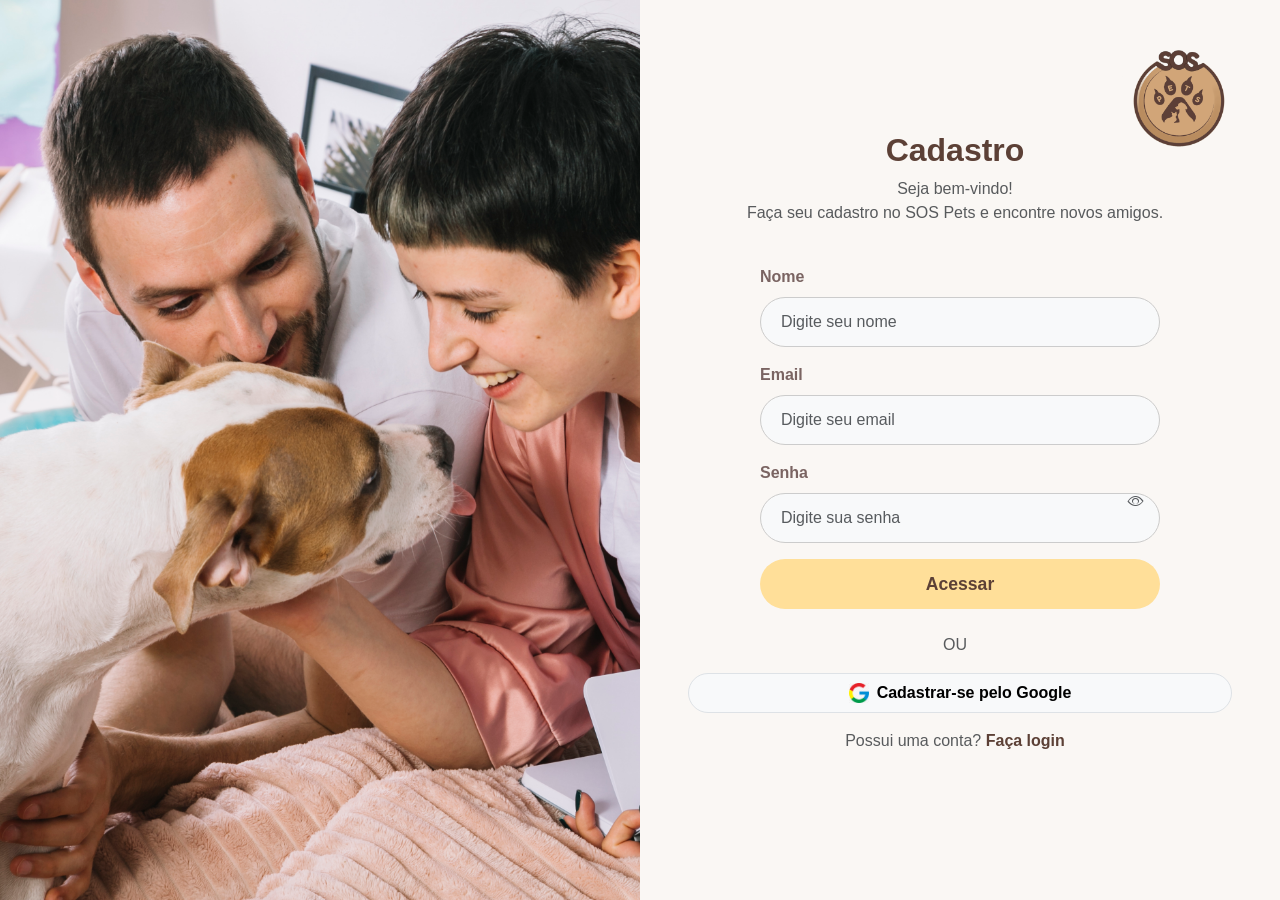
<file: html/cadastro.html>
<!DOCTYPE html>
<html lang="pt-br">
<head>
   <meta charset="UTF-8">
   <meta name="viewport" content="width=device-width, initial-scale=1.0">
   <title>Cadastro</title>
   <link href="https://cdn.jsdelivr.net/npm/bootstrap@5.3.3/dist/css/bootstrap.min.css" rel="stylesheet" integrity="sha384-QWTKZyjpPEjISv5WaRU9OFeRpok6YctnYmDr5pNlyT2bRjXh0JMhjY6hW+ALEwIH" crossorigin="anonymous">
   <link rel="stylesheet" href="script.css">
   <link href="https://cdn.jsdelivr.net/npm/bootstrap-icons/font/bootstrap-icons.css" rel="stylesheet">
</head>
<body>
   <div class="container-fluid vh-100">
       <div class="row h-100">
           <!-- Imagem lateral -->
           <div class="col-lg-6 d-none d-lg-block p-0">
               <img src="imagens/cachorro.jpg" alt="Família com cachorro" class="img-fluid w-100 h-100" style="object-fit: cover;">
           </div>
           <!-- Área de cadastro -->
           <div class="col-lg-6 col-12 d-flex flex-column justify-content-center align-items-center px-5 position-relative">
               <!-- Logo -->
               <div class="position-absolute top-0 end-0 mt-3 me-3">
                   <img src="imagens/logo.png" alt="Logo SOS Pets" class="logo">
               </div>
               <div class="text-center mb-4">
                   <h1 class="fw-bold">Cadastro</h1>
                   <p class="text-muted">Seja bem-vindo! <br> Faça seu cadastro no SOS Pets e encontre novos amigos.</p>
               </div>
              
               <!-- Formulário -->
               <form class="w-100" style="max-width: 400px; margin: 0 auto;">
                   <div class="mb-3">
                       <label for="nome" class="form-label text-secondary fw-bold">Nome</label>
                       <input type="text" class="form-control rounded-pill bg-light" id="nome" placeholder="Digite seu nome">
                   </div>
                   <div class="mb-3">
                       <label for="email" class="form-label text-secondary fw-bold">Email</label>
                       <input type="email" class="form-control rounded-pill bg-light" id="email" placeholder="Digite seu email">
                   </div>
                   <div class="mb-3 position-relative">
                       <label for="senha" class="form-label text-secondary fw-bold">Senha</label>
                       <input type="password" class="form-control rounded-pill bg-light" id="senha" placeholder="Digite sua senha">
                       <!-- Ícone do olho para alternar a visibilidade -->
                       <span id="alternar-senha" class="position-absolute end-0 me-3 text-muted" style="top: 50%; transform: translateY(-50%); cursor: pointer;">
                           <i class="bi bi-eye"></i>
                       </span>
                   </div>
                   <button type="submit" class="btn btn-warning w-100 rounded-pill mb-4 fw-bold text-primary">Acessar</button>
               </form>
              
               <p class="text-center text-muted mb-3">OU</p>
               <button class="btn btn-light w-100 rounded-pill border d-flex align-items-center justify-content-center mb-3 fw-bold" style="height: 40px;">
                   <img src="imagens/google-icon.png" alt="Google" class="me-2" style="width: 20px;">
                   Cadastrar-se pelo Google
               </button>
              
               <p class="text-center text-muted">
                   Possui uma conta? <a href="login.html" class="text-primary fw-bold text-decoration-none">Faça login</a>
               </p>       
           </div>
       </div>
   </div>

   <script src="https://cdn.jsdelivr.net/npm/bootstrap@5.3.3/dist/js/bootstrap.bundle.min.js" integrity="sha384-YvpcrYf0tY3lHB60NNkmXc5s9fDVZLESaAA55NDzOxhy9GkcIdslK1eN7N6jIeHz" crossorigin="anonymous"></script>
   <script src="script.js"></script>
</body>
</html>
</file>
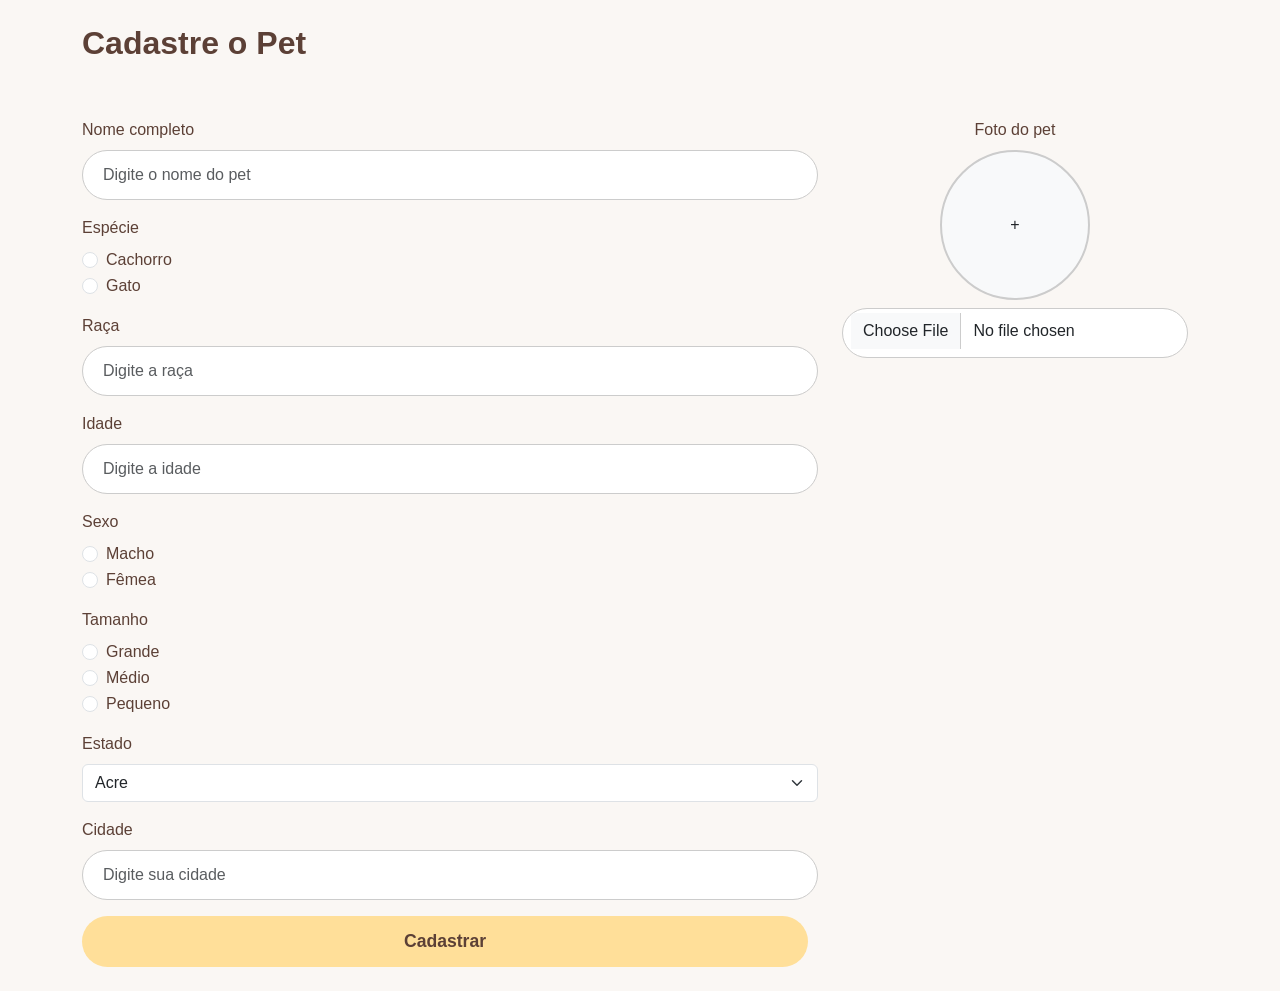
<file: html/cadastro_pet.html>
<!DOCTYPE html>
<html lang="pt-br">
<head>
    <meta charset="UTF-8">
    <meta name="viewport" content="width=device-width, initial-scale=1.0">
    <title>Cadastro de Pet</title>
    <link href="https://cdn.jsdelivr.net/npm/bootstrap@5.3.0/dist/css/bootstrap.min.css" rel="stylesheet">
    <link rel="stylesheet" href="script.css">
</head>
<body>
    <div class="container mt-4">
        <h1 class="fw-bold">Cadastre o Pet</h1>
        <br><br>
        <form id="formPet" class="row">
            <div class="col-12 col-md-8">
                <div class="mb-3">
                    <label for="nome" class="form-label">Nome completo</label>
                    <input type="text" class="form-control" id="nome" placeholder="Digite o nome do pet">
                </div>
                <div class="mb-3">
                    <label class="form-label">Espécie</label>
                    <div class="form-check">
                        <input class="form-check-input" type="radio" name="especie" id="cachorro" value="cachorro">
                        <label class="form-check-label" for="cachorro">Cachorro</label>
                    </div>
                    <div class="form-check">
                        <input class="form-check-input" type="radio" name="especie" id="gato" value="gato">
                        <label class="form-check-label" for="gato">Gato</label>
                    </div>
                </div>
                <div class="mb-3">
                    <label for="raca" class="form-label">Raça</label>
                    <input type="text" class="form-control" id="raca" placeholder="Digite a raça">
                </div>
                <div class="mb-3">
                    <label for="idade" class="form-label">Idade</label>
                    <input type="number" class="form-control" id="idade" placeholder="Digite a idade">
                </div>
                <div class="mb-3">
                    <label class="form-label">Sexo</label>
                    <div class="form-check">
                        <input class="form-check-input" type="radio" name="sexo" id="macho" value="macho">
                        <label class="form-check-label" for="macho">Macho</label>
                    </div>
                    <div class="form-check">
                        <input class="form-check-input" type="radio" name="sexo" id="femea" value="femea">
                        <label class="form-check-label" for="femea">Fêmea</label>
                    </div>
                </div>
                <div class="mb-3">
                    <label class="form-label">Tamanho</label>
                    <div class="form-check">
                        <input class="form-check-input" type="radio" name="tamanho" id="grande" value="grande">
                        <label class="form-check-label" for="grande">Grande</label>
                    </div>
                    <div class="form-check">
                        <input class="form-check-input" type="radio" name="tamanho" id="medio" value="medio">
                        <label class="form-check-label" for="medio">Médio</label>
                    </div>
                    <div class="form-check">
                        <input class="form-check-input" type="radio" name="tamanho" id="pequeno" value="pequeno">
                        <label class="form-check-label" for="pequeno">Pequeno</label>
                    </div>
                </div>
                <div class="mb-3">
                    <label for="estado" class="form-label">Estado</label>
                    <select id="estado" class="form-select">
                        <option value="AC">Acre</option>
                        <option value="AL">Alagoas</option>
                        <option value="AP">Amapá</option>
                        <option value="AM">Amazonas</option>
                        <option value="BA">Bahia</option>
                        <option value="CE">Ceará</option>
                        <option value="DF">Distrito Federal</option>
                        <option value="ES">Espírito Santo</option>
                        <option value="GO">Goiás</option>
                        <option value="MA">Maranhão</option>
                        <option value="MT">Mato Grosso</option>
                        <option value="MS">Mato Grosso do Sul</option>
                        <option value="MG">Minas Gerais</option>
                        <option value="PA">Pará</option>
                        <option value="PB">Paraíba</option>
                        <option value="PR">Paraná</option>
                        <option value="PE">Pernambuco</option>
                        <option value="PI">Piauí</option>
                        <option value="RJ">Rio de Janeiro</option>
                        <option value="RN">Rio Grande do Norte</option>
                        <option value="RS">Rio Grande do Sul</option>
                        <option value="RO">Rondônia</option>
                        <option value="RR">Roraima</option>
                        <option value="SC">Santa Catarina</option>
                        <option value="SP">São Paulo</option>
                        <option value="SE">Sergipe</option>
                        <option value="TO">Tocantins</option>
                    </select>
                </div>
                <div class="mb-3">
                    <label for="cidade" class="form-label">Cidade</label>
                    <input type="text" class="form-control" id="cidade" placeholder="Digite sua cidade">
                </div>
                <div class="text-center">
                    <button type="submit" class="btn btn-warning w-100 rounded-pill mb-4 fw-bold text-primary">Cadastrar</button>
                </div>
            </div>
            <div class="col-12 col-md-4">
                <div class="mb-3 text-center">
                    <label class="form-label">Foto do pet</label>
                    <div class="photo-upload" id="photo-preview">
                        <span>+</span>
                    </div>
                    <input type="file" class="form-control mt-2" id="foto" accept="image/*" onchange="preVisualizacaoFoto(event)">
                </div>
            </div>
        </form>
        <div class="alert alert-success mt-4" id="alertMessage" style="display: none;">
            Pet cadastrado com sucesso!
        </div>
    </div>

    <script src="script.js"></script>
    <script src="https://cdn.jsdelivr.net/npm/bootstrap@5.3.0/dist/js/bootstrap.bundle.min.js"></script>
</body>
</html>
</file>
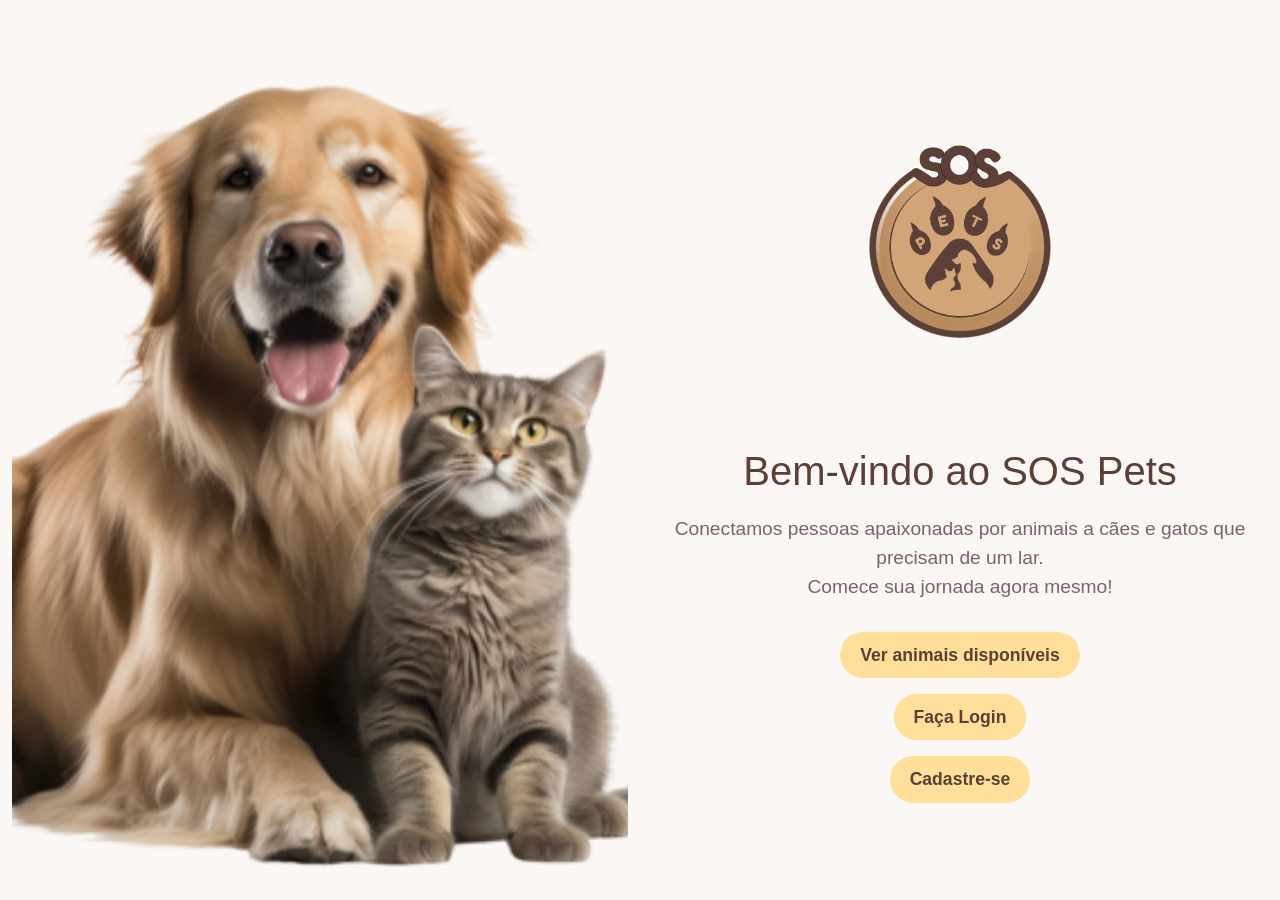
<file: html/inicial.html>
<!DOCTYPE html>
<html lang="pt-br">
<head>
   <meta charset="UTF-8">
   <meta name="viewport" content="width=device-width, initial-scale=1.0">
   <meta name="description" content="SOS Pets - Encontre e adote animais abandonados.">
   <meta name="author" content="SOS Pets">
   <title>Início - SOS Pets</title>
   <link href="https://cdn.jsdelivr.net/npm/bootstrap@5.3.3/dist/css/bootstrap.min.css" rel="stylesheet" integrity="sha384-QWTKZyjpPEjISv5WaRU9OFeRpok6YctnYmDr5pNlyT2bRjXh0JMhjY6hW+ALEwIH" crossorigin="anonymous">
   <link rel="stylesheet" href="inicial.css">
</head>
<body>
   <div class="container-fluid">
      <div class="row h-100">
         <div class="col-lg-6 left">
            <img src="imagens/inicial.jpg" alt="">
         </div>

         <div class="col-lg-6 right">
            <img src="imagens/logo.png" alt="Logo SOS Pets" class="logo">
            <h1>Bem-vindo ao SOS Pets</h1>
            <p>Conectamos pessoas apaixonadas por animais a cães e gatos que precisam de um lar. <br> Comece sua jornada agora mesmo!</p>
            <a href="tragaAmor.html" class="btn btn-custom mb-3">Ver animais disponíveis</a>
            <a href="login.html" class="btn btn-custom mb-3">Faça Login</a>
            <a href="cadastro.html" class="btn btn-custom">Cadastre-se</a>
         </div>
      </div>
   </div>
</body>
</html>
</file>
<file: html/script.css>
body {
   background-color: #FAF7F4;
   font-family: 'Arial', sans-serif;
   margin: 0;
   padding: 0;
}

h1 {
   color: #5C4036;
   font-size: 2rem;
}

.text-primary {
   color: #5C4036 !important; /*prioridade */
}

.text-secondary {
   color: #7A6462 !important;
}

.btn-warning {
   background-color: #FFDF99;
   border: none;
   transition: background-color 0.3s ease;
   padding: 12px 20px;
   font-size: 1.1rem;
   border-radius: 50px;
}

.btn-warning:hover {
   background-color: #F3CF85;
}

.form-control {
   height: 50px;
   padding: 10px 20px;
   font-size: 1rem;
   border-radius: 25px;
   border: 1px solid #ccc;
}

.form-control:focus {
   border-color: #FFDF99;
   box-shadow: 0 0 5px rgba(255, 223, 153, 0.5);
}

img {
   object-fit: cover;
}

.logo {
   position: absolute; /* Torna a posição da logo absoluta */
   top: 10px; /* Define a distância do topo */
   right: 10px; /* Define a distância da borda direita */
   width: 150px; /* Tamanho da logo */
   height: auto;
   z-index: 10; /* Garante que a logo fique sobre outros elementos */
}


/* Ajustes responsivos */
@media (max-width: 768px) {
   h1 {
       font-size: 1.5rem;
   }

   .logo {
       width: 120px;
       margin-bottom: 15px;
   }

   .btn-warning {
       font-size: 1rem;
       padding: 10px 15px;
   }

   .form-control {
       height: 45px;
       font-size: 0.9rem;
   }

   .container-fluid {
       padding: 20px;
   }
}

@media (max-width: 576px) {
   h1 {
       font-size: 1.2rem;
   }

   .btn-warning {
       font-size: 0.9rem;
       padding: 8px 12px;
   }

   .form-control {
       height: 40px;
       font-size: 0.8rem;
   }

   img {
       height: auto;
   }
}



label {
   color: #5C4036; 
}


.btn-submit {
   background-color: #f9cc6c;
   border: none;
   font-weight: bold;
   color: #4b3621;
   transition: background-color 0.3s;
   padding: 15px 30px; 
   font-size: 1.2rem;
   border-radius: 25px; 
}

.btn-submit:hover {
   background-color: #f4b24c;
}

.text-center {
   text-align: right;
   padding-right: 10px;
}


.photo-upload {
   width: 150px;
   height: 150px;
   border-radius: 50%;
   border: 2px solid #ccc;
   display: flex;
   align-items: center;
   justify-content: center;
   overflow: hidden;
   margin: auto;
   background-color: #f8f9fa;
}
.photo-upload img {
   width: 100%;
   height: 100%;
   object-fit: cover;
}
</file>
<file: html/inicial.css>
body {
    margin: 0;
    padding: 0;
    font-family: 'Arial', sans-serif;
    background-color: #FAF7F4;
 }
 
 .container-fluid {
    height: 100vh;
 }
 
 /* Estilo da seção de imagem */
 .left img {
    max-width: 100%;
    height: 100%;
    border-radius: 10px;
    object-fit: cover;
 }
 
 /* Estilo do lado direito (conteúdo) */
 .right {
    display: flex;
    flex-direction: column;
    justify-content: center;
    align-items: center;
    padding: 20px;
    text-align: center;
 }
 
 .right h1 {
    font-size: 2.5rem;
    color: #5C4036;
    margin-bottom: 20px;
 }
 
 .right p {
    font-size: 1.2rem;
    color: #7A6462;
    margin-bottom: 30px;
 }
 
 .btn-custom {
    background-color: #FFDF99;
    color: #5C4036;
    font-weight: bold;
    padding: 10px 20px;
    border: none;
    border-radius: 50px;
    transition: background-color 0.3s ease;
    font-size: 1.1rem;
 }
 
 .btn-custom:hover {
    background-color: #F3CF85;
    color: #4B3621;
 }
 
 .logo {
    max-width: 300px;
    margin-bottom: 50px;
 }
 
 @media (max-width: 768px) {
    .left {
       display: none;
    }
 
    .right {
       text-align: center;
       padding: 20px;
    }
 }
</file>
